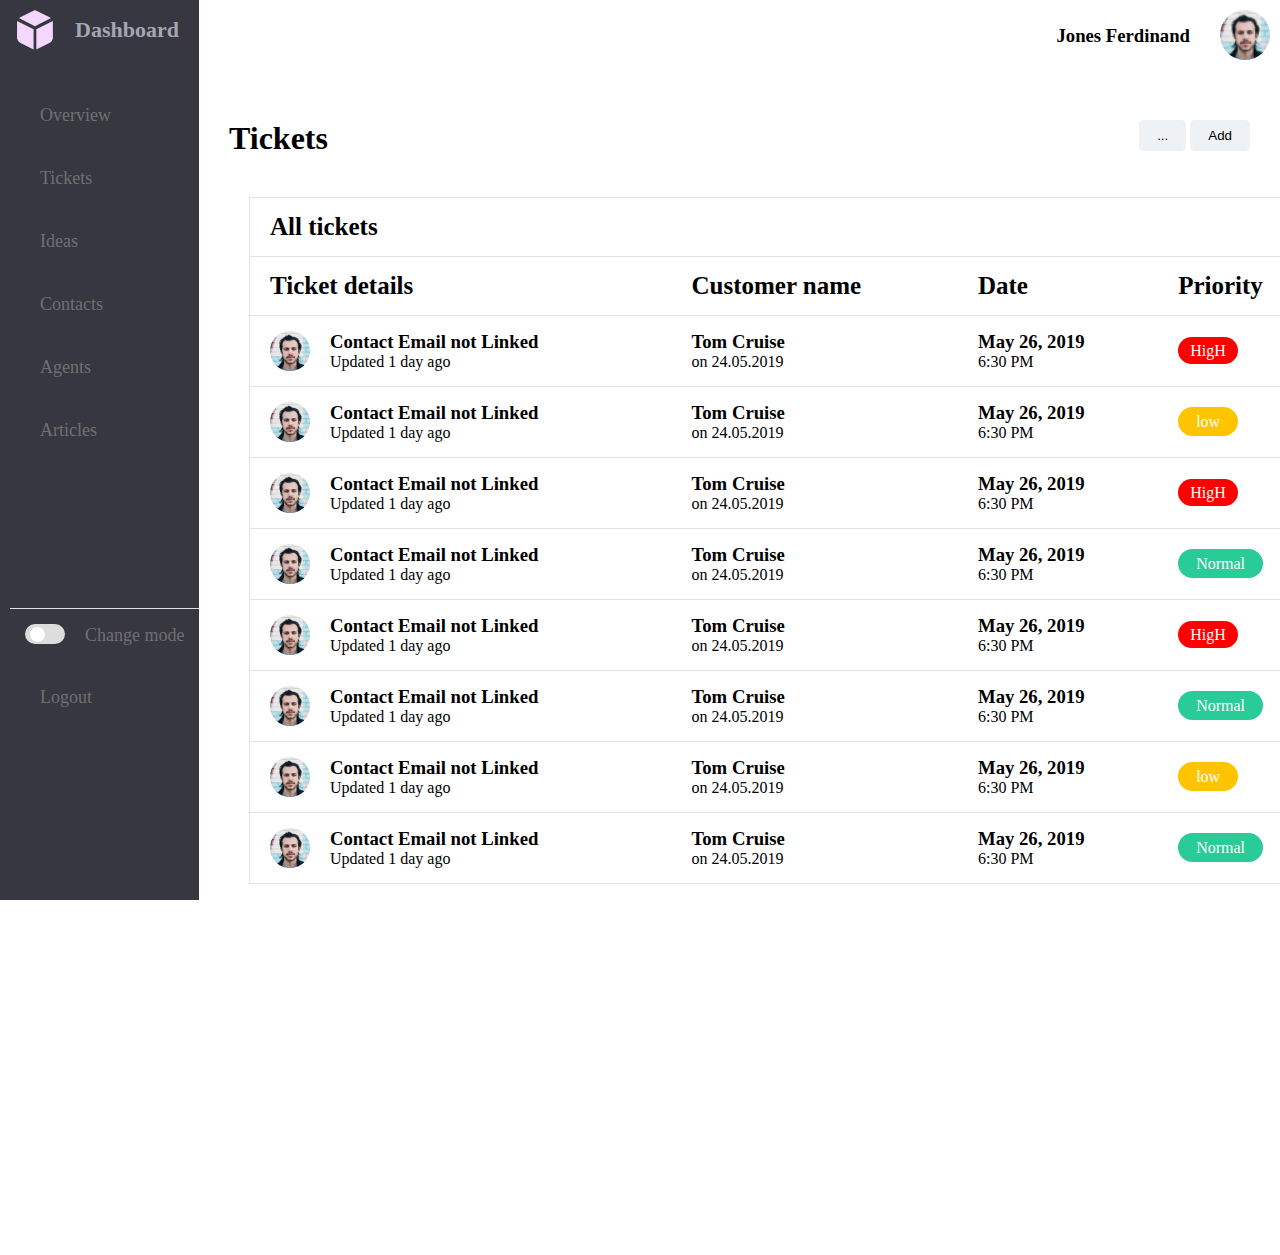
<file: index.2.html>
<!DOCTYPE html>
<html lang="en">
  <head>
    <meta charset="UTF-8" />
    <meta http-equiv="X-UA-Compatible" content="IE=edge" />
    <meta name="viewport" content="width=device-width, initial-scale=1.0" />
    <link
      rel="stylesheet"
      href="https://unicons.iconscout.com/release/v4.0.0/css/line.css"
    />
    <title>table</title>
    <link rel="icon" href="./logo.png" />
    <link rel="stylesheet" href="./csss/main.css" />
  </head>
  <body>
    <aside>
      <nav>
        <ul class="logo">
          <img src="./images/Logo.svg" alt="" />
          <h1>Dashboard</h1>
        </ul>
        <ul class="nav">
          <li class="nav-itm">
            <a class="nav-link" href="./index.html">
            <i class="uil uil-chart-pie"></i>
              Overview</a
            >
          </li>
          <li class="nav-itm">
            <a class="nav-link" href="#">
              <i class="uil uil-ticket"></i>
              Tickets</a
            >
          </li>
          <li class="nav-itm">
            <a class="nav-link" href="#">
              <i class="uil uil-lightbulb-alt"></i>
              Ideas</a
            >
          </li>
          <li class="nav-itm">
            <a class="nav-link" href="#">
              <i class="uil uil-users-alt"></i>
              Contacts</a
            >
          </li>
          <li class="nav-itm">
            <a class="nav-link" href="#">
              <i class="uil uil-user-md"></i>
              Agents</a
            >
          </li>
          <li class="nav-itm">
            <a class="nav-link" href="#">
              <i class="uil uil-book-alt"></i>
              Articles</a
            >
          </li>
        </ul>
        <ul class="end">
          <li class="nav-itm">
            <a class="nav-link wis" href="#">
              <div class="switch">
                <input type="checkbox" />
              </div>
              Change mode
            </a>
          </li>
          <li class="nav-itm">
            <a class="nav-link" href="#">
              <i class="uil uil-signout"></i>
              Logout</a
            >
          </li>
        </ul>
      </nav>
    </aside>
    <main>
      <div class="but">
        <h1>Tickets</h1>
        <div>
        <button><p>...</p></button>
        <button>Add</button>
      </div>
      </div>
      <table>
        <thead>
          <tr>
            <th>All tickets</th>
          </tr>
          <tr>
            <th>Ticket details</th>
            <th>Customer name</th>
            <th>Date</th>
            <th>Priority</th>
          </tr>
        </thead>
        <tbody>
          <tr>
            <td>
              <div class="im">
              <img src="./images/m header.png" alt="">
              <div>
              <h3>Contact Email not Linked</h3>
              <p class="tex">Updated 1 day ago</p>
            </div>
            </div>
            </td>
            <td>
              <h3>Tom Cruise</h3>
              <p>on 24.05.2019</p>
            </td>
            <td>
              <h3>May 26, 2019</h3>
              <p>6:30 PM</p>
            </td>
            <td class="q">
              <span>HigH</span>
            </td>
          </tr>
          <tr>
            <td>
              <div class="im">
              <img src="./images/m header.png" alt="">
              <div>
              <h3>Contact Email not Linked</h3>
              <p class="tex">Updated 1 day ago</p>
            </div>
            </div>
            </td>
            <td>
              <h3>Tom Cruise</h3>
              <p>on 24.05.2019</p>
            </td>
            <td>
              <h3>May 26, 2019</h3>
              <p>6:30 PM</p>
            </td>
            <td class="y"><span>low</span></td>
          </tr>
          <tr>
            <td>
              <div class="im">
              <img src="./images/m header.png" alt="">
              <div>
              <h3>Contact Email not Linked</h3>
              <p class="tex">Updated 1 day ago</p>
            </div>
            </div>
            </td>
            <td>
              <h3>Tom Cruise</h3>
              <p>on 24.05.2019</p>
            </td>
            <td>
              <h3>May 26, 2019</h3>
              <p>6:30 PM</p>
            </td>
            <td class="q"><span>HigH</span></td>
          </tr>
          <tr>
            <td>
              <div class="im">
              <img src="./images/m header.png" alt="">
              <div>
              <h3>Contact Email not Linked</h3>
              <p class="tex">Updated 1 day ago</p>
            </div>
            </div>
            </td>
            <td>
              <h3>Tom Cruise</h3>
              <p>on 24.05.2019</p>
            </td>
            <td>
              <h3>May 26, 2019</h3>
              <p>6:30 PM</p>
            </td>
            <td class="k"><span>Normal</span></td>
          </tr>
          <tr>
            <td>
              <div class="im">
              <img src="./images/m header.png" alt="">
              <div>
              <h3>Contact Email not Linked</h3>
              <p class="tex">Updated 1 day ago</p>
            </div>
            </div>
            </td>
            <td>
              <h3>Tom Cruise</h3>
              <p>on 24.05.2019</p>
            </td>
            <td>
              <h3>May 26, 2019</h3>
              <p>6:30 PM</p>
            </td>
            <td class="q"><span>HigH</span></td>
          </tr>
          <tr>
            <td>
              <div class="im">
              <img src="./images/m header.png" alt="">
              <div>
              <h3>Contact Email not Linked</h3>
              <p class="tex">Updated 1 day ago</p>
            </div>
            </div>
            </td>
            <td>
              <h3>Tom Cruise</h3>
              <p>on 24.05.2019</p>
            </td>
            <td>
              <h3>May 26, 2019</h3>
              <p>6:30 PM</p>
            </td>
            <td class="k"><span>Normal</span></td>
          </tr>
          <tr>
            <td>
              <div class="im">
              <img src="./images/m header.png" alt="">
              <div>
              <h3>Contact Email not Linked</h3>
              <p class="tex">Updated 1 day ago</p>
            </div>
            </div>
            </td>
            <td>
              <h3>Tom Cruise</h3>
              <p>on 24.05.2019</p>
            </td>
            <td>
              <h3>May 26, 2019</h3>
              <p>6:30 PM</p>
            </td>
            <td class="y"><span>low</span></td>
          </tr>
          <tr>
            <td>
              <div class="im">
              <img src="./images/m header.png" alt="">
              <div>
              <h3>Contact Email not Linked</h3>
              <p class="tex">Updated 1 day ago</p>
            </div>
            </div>
            </td>
            <td>
              <h3>Tom Cruise</h3>
              <p>on 24.05.2019</p>
            </td>
            <td>
              <h3>May 26, 2019</h3>
              <p>6:30 PM</p>
            </td>
            <td class="k"><span>Normal</span></td>
          </tr>
        </tbody>
      </table>
    </main>
    <header class="ob">
        <button class="hamburger">
          <i class="uil uil-bars sidebar-toggle"></i>
        </button> 
        <div class="img">
        <h3>Jones Ferdinand</h3>
        <img src="./images/m header.png" alt="" />
      </div>
      </div>
    </header>
    <script src="./main.js"></script>
  </body>
</html>
</file>
<file: csss/main.css>
@import "../csss/heder.css";
@import "../csss/aside.css";

body {
  overflow-x: hidden;
}

body::-webkit-scrollbar {
  width: 5px;
}

body::-webkit-scrollbar-track {
  background-color: var(--aside-color);
  border-radius: 5px;
}

body::-webkit-scrollbar-thumb {
  background-color: black;
  border-radius: 10px;
}

main::-webkit-scrollbar {
  height: 10px;
}

main::-webkit-scrollbar-track {
  background-color: var(--aside-color);
  border-radius: 5px;
}

main::-webkit-scrollbar-thumb {
  background-color: black;
  border-radius: 5px;
}

* {
  padding: 0;
  margin: 0;
  list-style: none;
  text-decoration: none;
}

*,
*::after,
*::before {
  box-sizing: border-box;
}

main,
header {
  left: var(--aside-width);
  width: calc(100vw - var(--aside-width));
  transition: 0.5s;
}

main {
  position: relative;
  top: 80px;
  background-color: var(--panel-color);
  height: calc(140vh - 85px);
  overflow: auto;
}

.but {
  padding: 40px 30px;
  display: flex;
  justify-content: space-between;
}
.but button {
  border: none;
  border-radius: 5px;
  padding: 8px 18px;
  background-color: #eef2f5;
}

.but button:hover {
  background-color: #10cd45;
}

.tex {
  font-size: 16px;
}

table {
  border-collapse: collapse;
  border: 1px solid #dfe0eb;
  padding: 10px 0px 0px 40px;
  margin: 0px 50px 0px 50px;
  width: 100%;
}
thead {
  border: 1px solid #dfe0eb;
  text-align: left;
  font-size: 25px;
}
tbody {
  border: 1px solid #dfe0eb;
}

th,
td {
  padding: 15px 20px;

}
tr {
  border: 1px solid #dfe0eb;
}

.im {
  display: flex;
}
.im img {
  margin-right: 20px;
  border-radius: 50%;
}

/* class */

.q span {
  background-color: red;
  color: white;
  padding: 5px 12px;
  border-radius: 15px;
}

.y span {
  background-color: #fec400;
  color: white;
  padding: 6px 18px;
  border-radius: 15px;
}

.k span {
  background-color: #29cc97;
  color: white;
  padding: 6px 18px;
  border-radius: 15px;
}

@media (max-width: 400px) {
  nav ~ main {
    left: 0;
    width: 100%;
  }
}

@media (max-width: 375px) {
  .but {
    gap: 10px;
  }
  .but h1 {
    font-size: 20px;
  }
}
</file>
